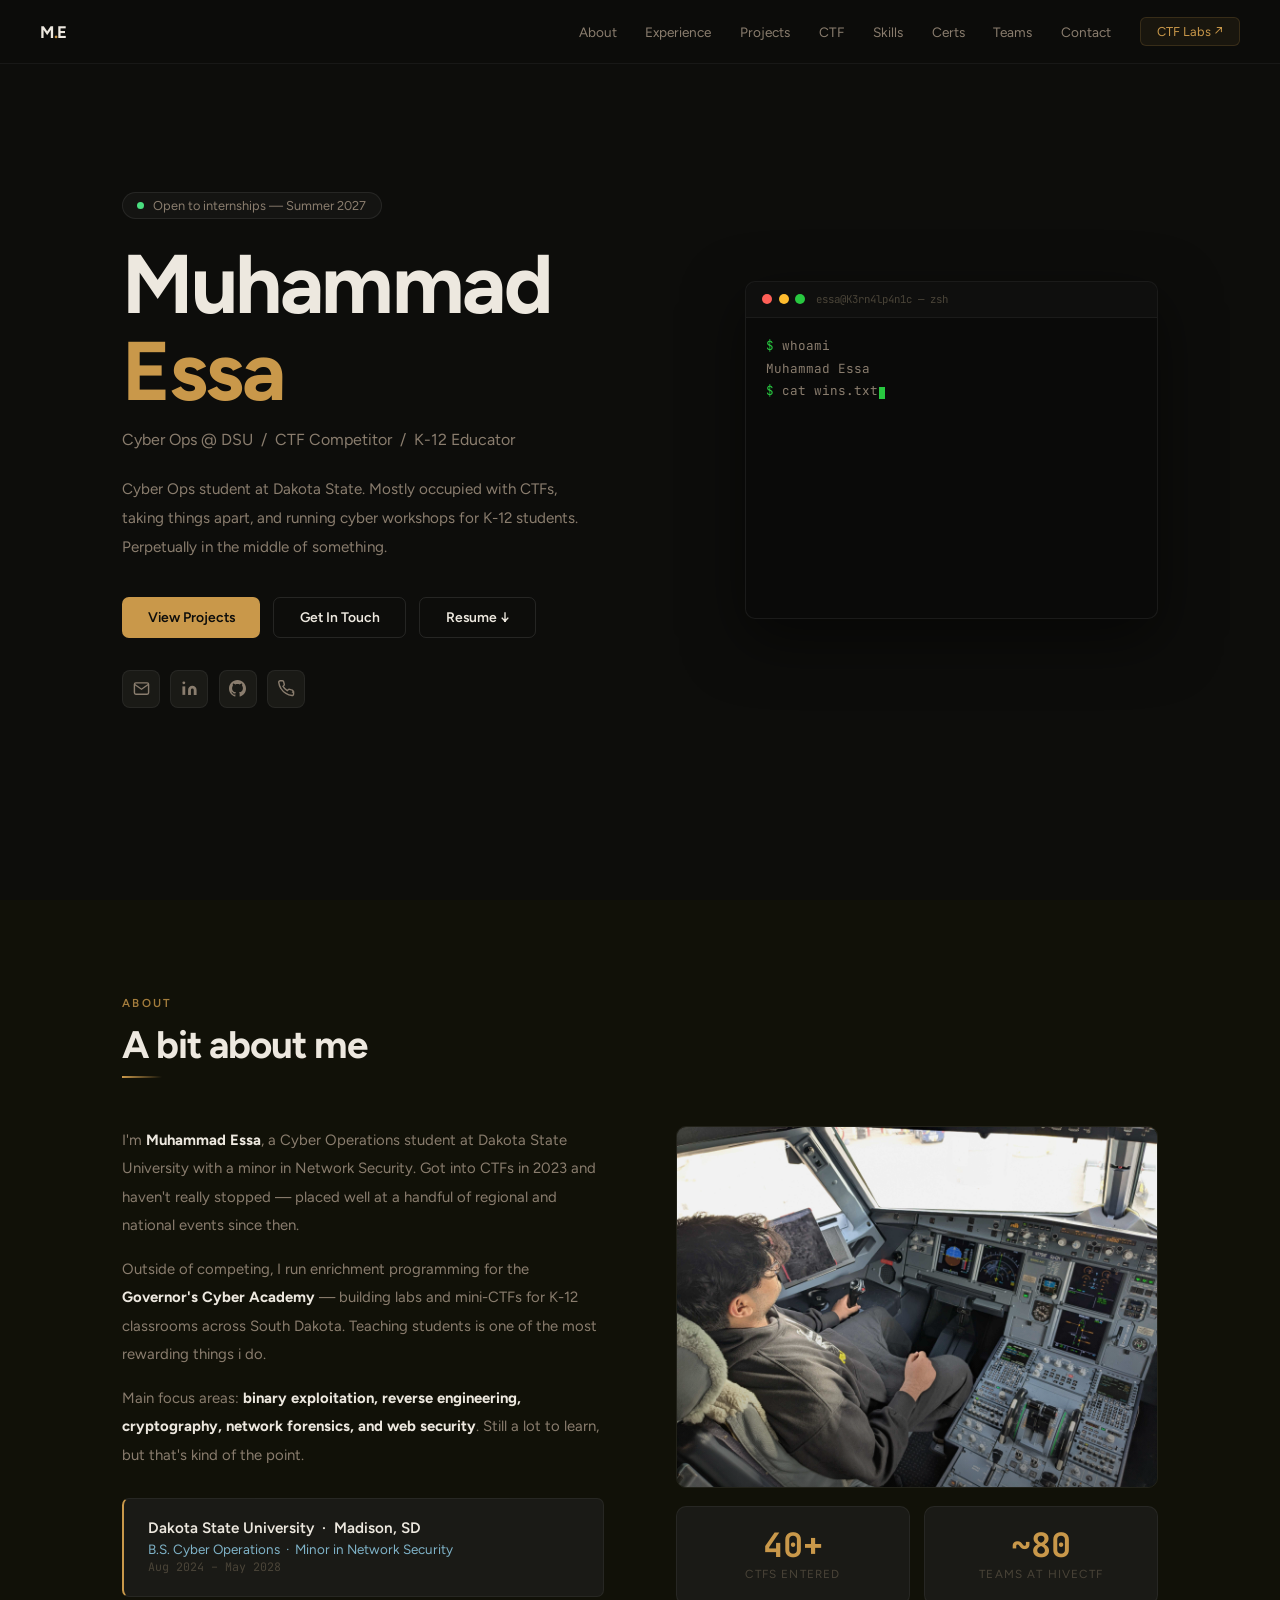
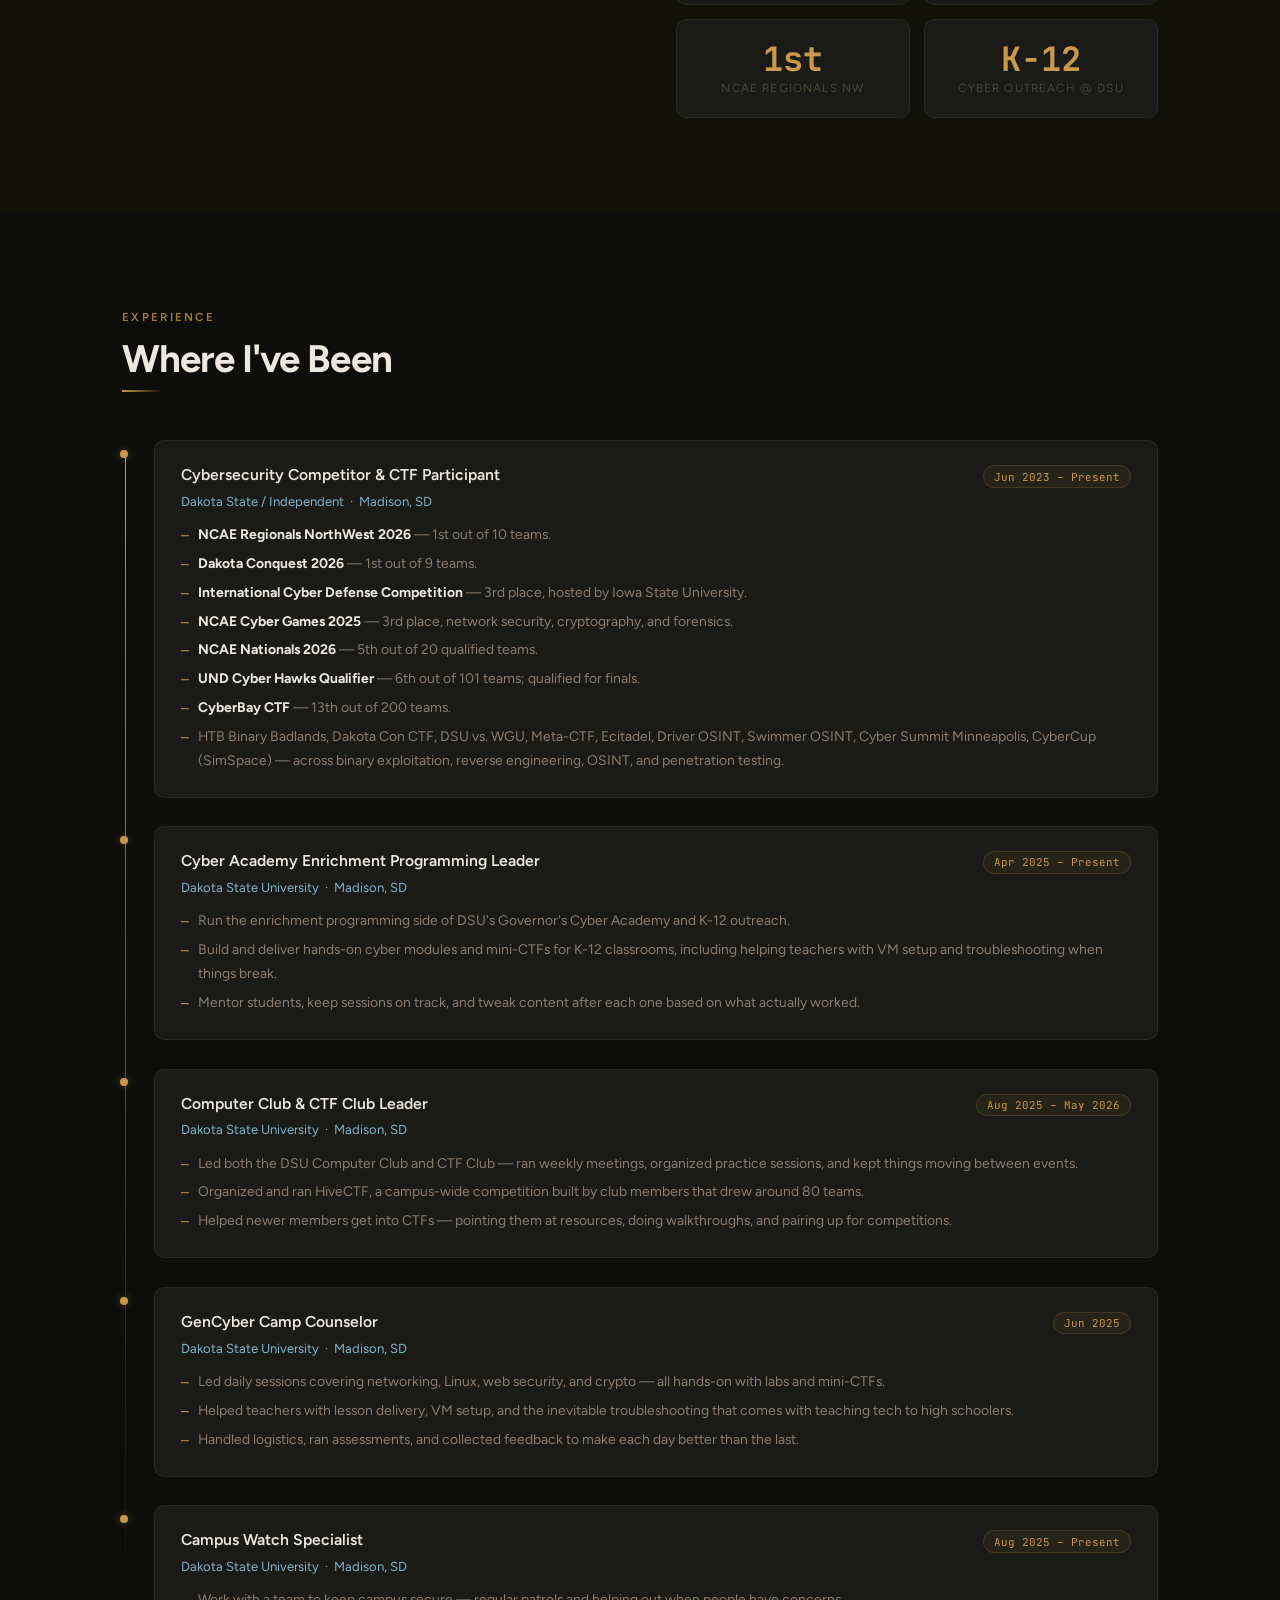
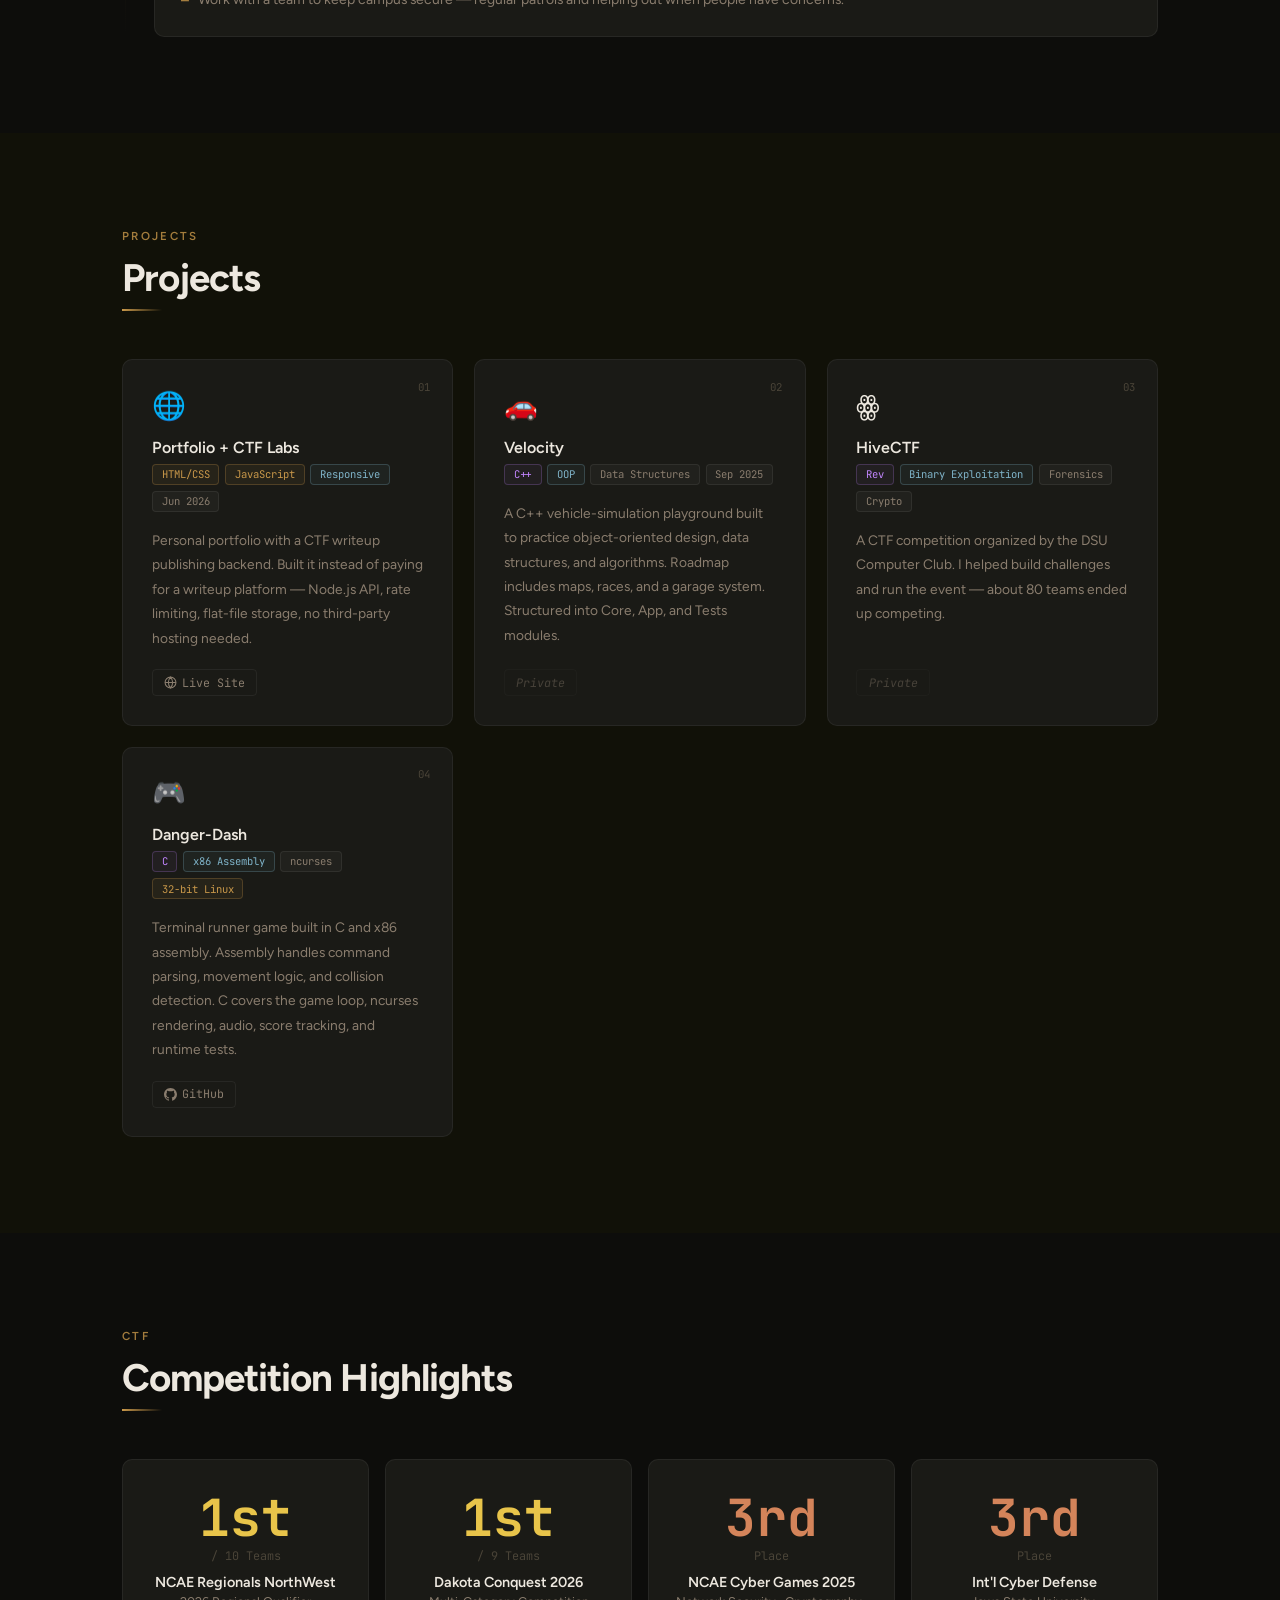
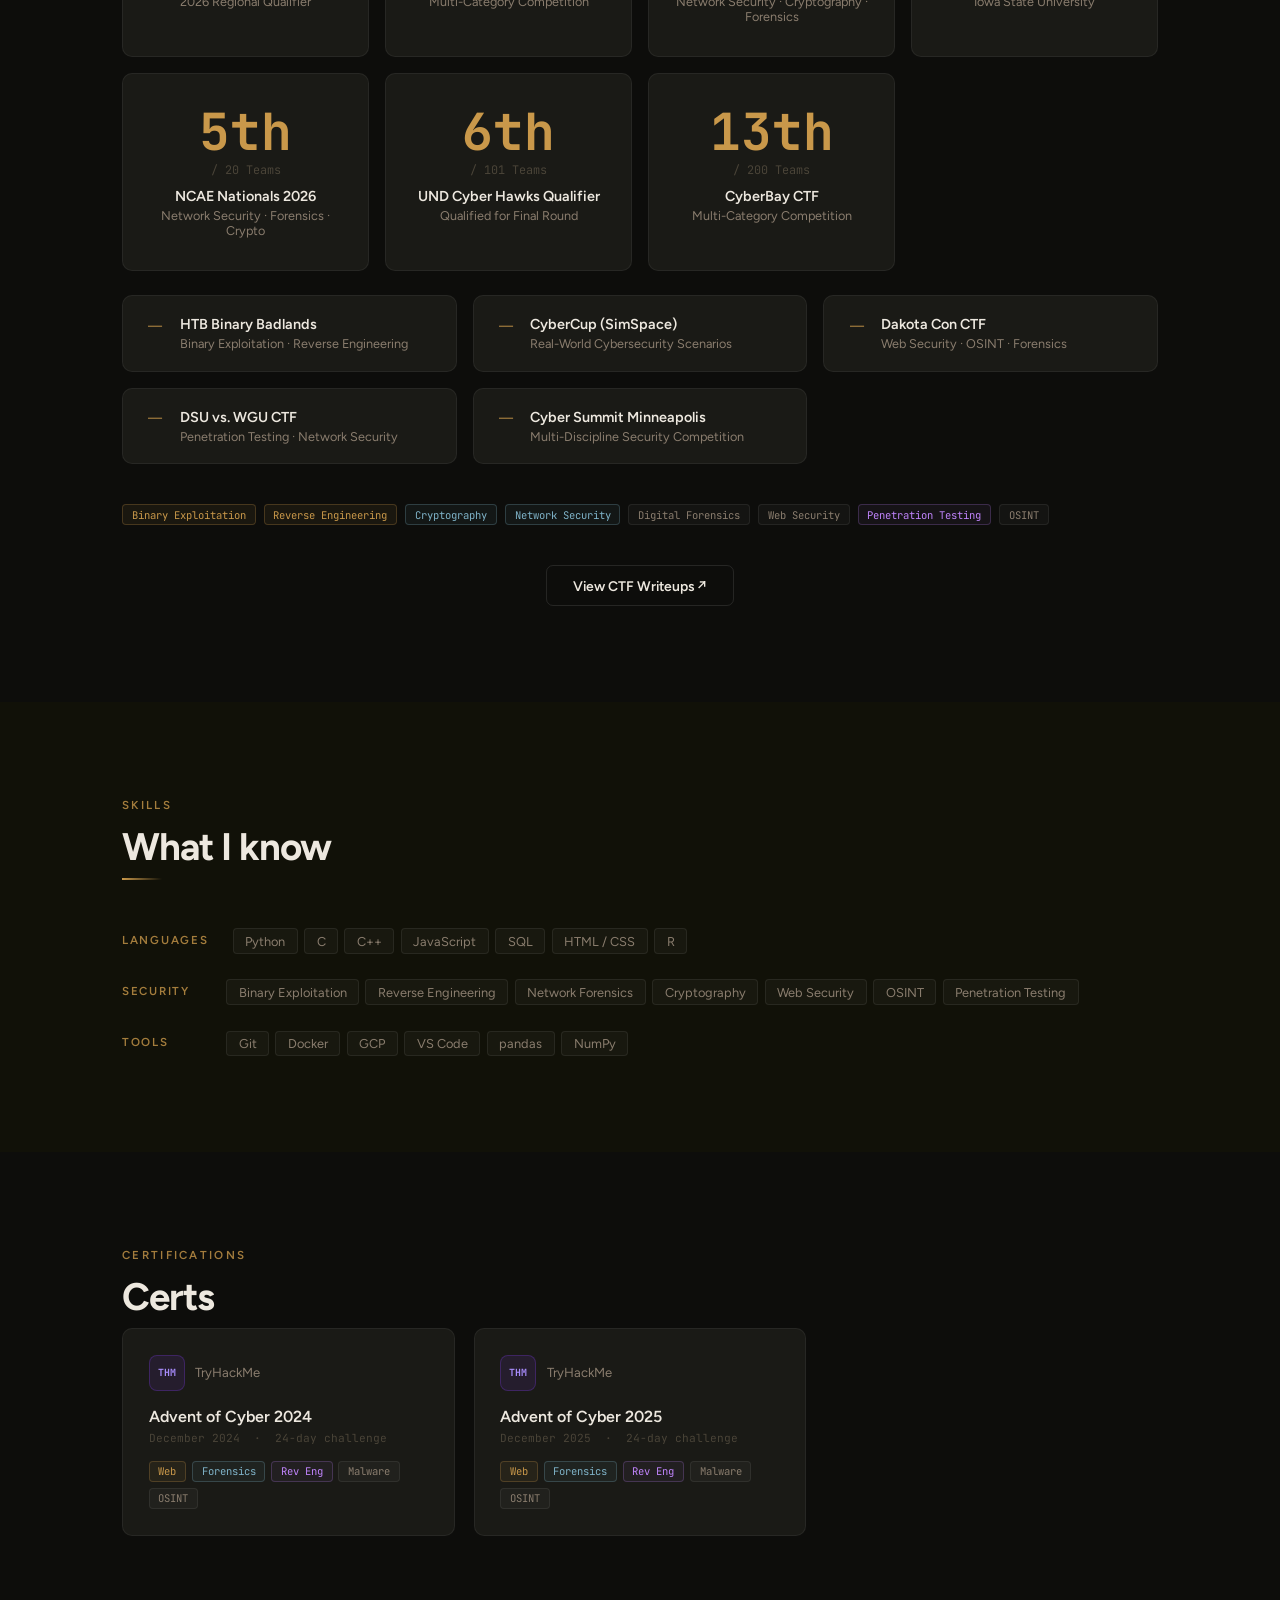
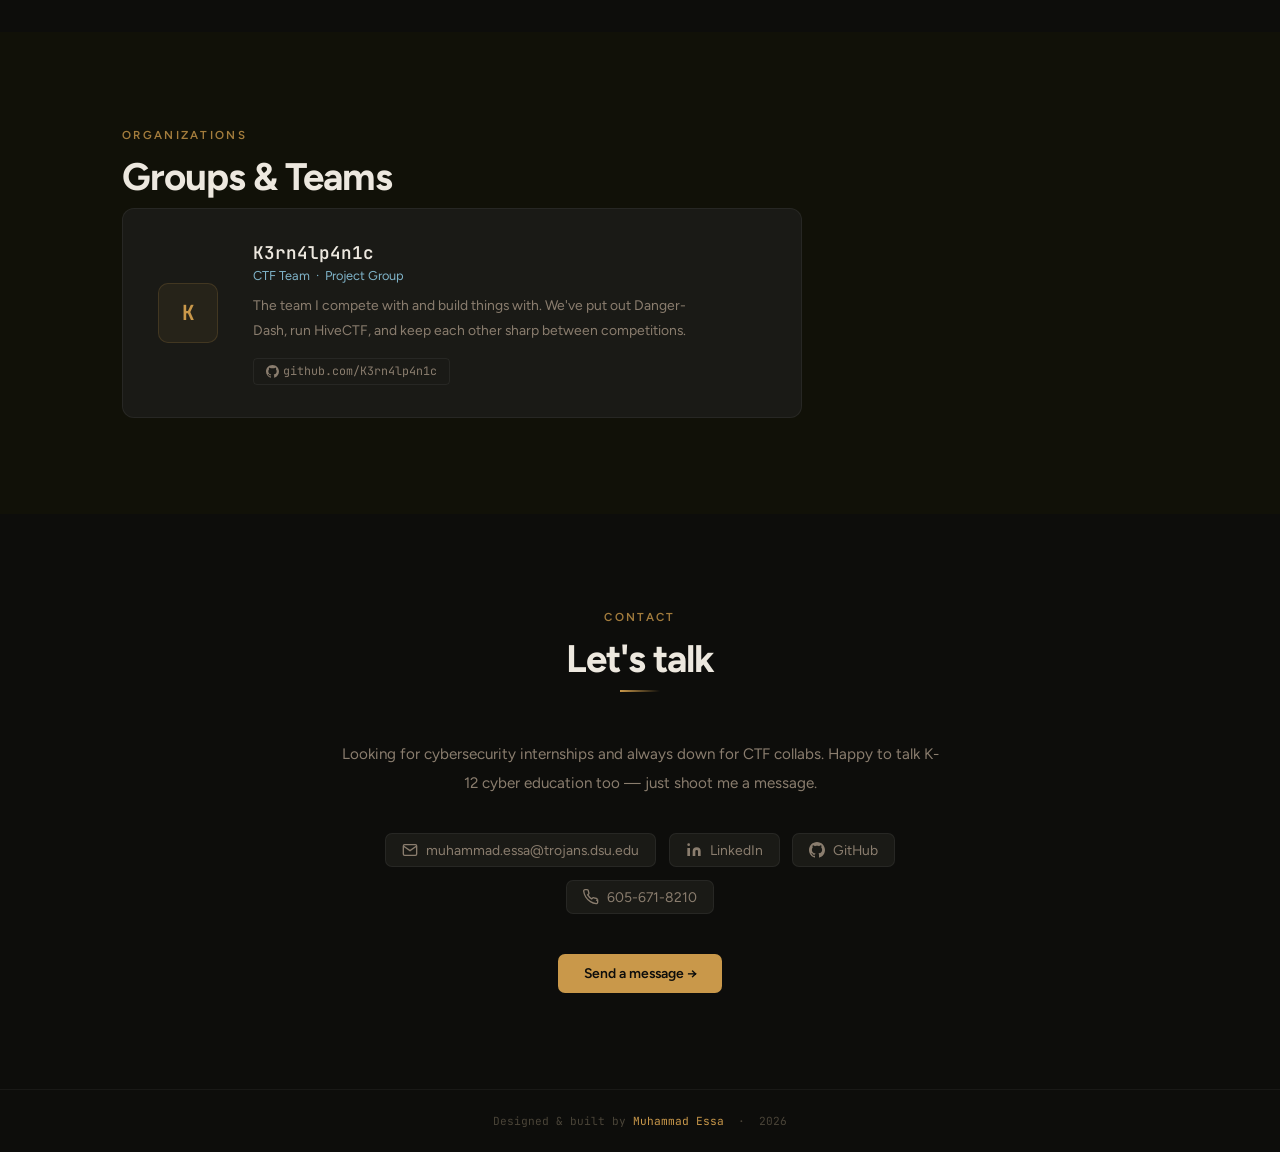
<file: index.html>
<!doctype html>
<html lang="en">
  <head>
    <meta charset="UTF-8" />
    <meta name="viewport" content="width=device-width, initial-scale=1.0" />
    <title>Muhammad Essa</title>
    <meta name="description" content="Cyber Ops student at Dakota State. Mostly into CTFs, taking things apart, and running cyber workshops for K-12 kids. Perpetually in the middle of something.">

    <meta property="og:type"        content="website">
    <meta property="og:url"         content="https://moessa.dev">
    <meta property="og:title"       content="Muhammad Essa">
    <meta property="og:description" content="Cyber Ops student at Dakota State. Mostly into CTFs, taking things apart, and running cyber workshops for K-12 kids. Perpetually in the middle of something.">
    <meta property="og:image"       content="https://moessa.dev/og-image.png">

    <meta name="twitter:card"        content="summary_large_image">
    <meta name="twitter:title"       content="Muhammad Essa">
    <meta name="twitter:description" content="Cyber Ops student at Dakota State. Mostly into CTFs, taking things apart, and running cyber workshops for K-12 kids. Perpetually in the middle of something.">
    <meta name="twitter:image"       content="https://moessa.dev/og-image.png">

    <link
      href="https://fonts.googleapis.com/css2?family=Figtree:wght@400;500;600;700;800&family=JetBrains+Mono:wght@400;500&display=swap"
      rel="stylesheet"
    />
    <link rel="stylesheet" href="style.css" />
    <link rel="icon" href="data:image/svg+xml,<svg xmlns='http://www.w3.org/2000/svg' viewBox='0 0 32 32'><rect width='32' height='32' rx='5' fill='%230d0d0b'/><text x='16' y='21' font-family='monospace' font-size='13' font-weight='bold' fill='%23c9984a' text-anchor='middle'>ME</text></svg>">
  </head>
  <body>
    <nav id="main-nav" role="navigation" aria-label="Main">
      <a href="#" class="brand">
        M<span class="accent">.</span>E
      </a>
      <button class="hamburger" id="hamburger" aria-label="Toggle navigation">
        &#9776;
      </button>
      <div class="nav-right">
        <ul id="nav-menu">
          <li><a href="#about">About</a></li>
          <li><a href="#experience">Experience</a></li>
          <li><a href="#projects">Projects</a></li>
          <li><a href="#ctf">CTF</a></li>
          <li><a href="#skills">Skills</a></li>
          <li><a href="#certs">Certs</a></li>
          <li><a href="#orgs">Teams</a></li>
          <li><a href="#contact">Contact</a></li>
        </ul>
        <a href="ctf-labs.html" class="nav-labs-link">CTF Labs ↗</a>
      </div>
    </nav>

    <section id="hero">
      <div class="hero-inner">
        <div class="reveal">
          <div class="availability-badge">
            <span class="badge-dot"></span>
            Open to internships — Summer 2027
          </div>
          <h1>
            <span class="first">Muhammad</span>
            <span class="last">Essa</span>
          </h1>
          <p class="hero-role">
            Cyber Ops @ DSU &nbsp;/&nbsp; CTF Competitor &nbsp;/&nbsp; K-12 Educator
          </p>
          <p class="hero-bio">
            Cyber Ops student at Dakota State. Mostly occupied with CTFs, taking
            things apart, and running cyber workshops for K-12 students.
            Perpetually in the middle of something.
          </p>
          <div class="hero-buttons">
            <a href="#projects" class="btn btn-primary">View Projects</a>
            <a href="#contact" class="btn btn-outline">Get In Touch</a>
            <a href="/resume.pdf" download class="btn btn-outline">Resume ↓</a>
          </div>
          <div class="social-row">
            <a
              href="mailto:muhammad.essa@trojans.dsu.edu"
              class="social-icon"
              title="Email"
            >
              <svg
                viewBox="0 0 24 24"
                fill="none"
                stroke="currentColor"
                stroke-width="2"
              >
                <path
                  d="M4 4h16c1.1 0 2 .9 2 2v12c0 1.1-.9 2-2 2H4c-1.1 0-2-.9-2-2V6c0-1.1.9-2 2-2z"
                />
                <polyline points="22,6 12,13 2,6" />
              </svg>
            </a>
            <a
              href="https://www.linkedin.com/in/muhammadessa08"
              target="_blank"
              rel="noopener"
              class="social-icon"
              title="LinkedIn"
            >
              <svg viewBox="0 0 24 24" fill="currentColor">
                <path
                  d="M16 8a6 6 0 0 1 6 6v7h-4v-7a2 2 0 0 0-2-2 2 2 0 0 0-2 2v7h-4v-7a6 6 0 0 1 6-6z"
                />
                <rect x="2" y="9" width="4" height="12" />
                <circle cx="4" cy="4" r="2" />
              </svg>
            </a>
            <a
              href="https://github.com/potterpk"
              target="_blank"
              rel="noopener"
              class="social-icon"
              title="GitHub"
            >
              <svg viewBox="0 0 24 24" fill="currentColor">
                <path
                  d="M12 0c-6.626 0-12 5.373-12 12 0 5.302 3.438 9.8 8.207 11.387.599.111.793-.261.793-.577v-2.234c-3.338.726-4.033-1.416-4.033-1.416-.546-1.387-1.333-1.756-1.333-1.756-1.089-.745.083-.729.083-.729 1.205.084 1.839 1.237 1.839 1.237 1.07 1.834 2.807 1.304 3.492.997.107-.775.418-1.305.762-1.604-2.665-.305-5.467-1.334-5.467-5.931 0-1.311.469-2.381 1.236-3.221-.124-.303-.535-1.524.117-3.176 0 0 1.008-.322 3.301 1.23.957-.266 1.983-.399 3.003-.404 1.02.005 2.047.138 3.006.404 2.291-1.552 3.297-1.23 3.297-1.23.653 1.653.242 2.874.118 3.176.77.84 1.235 1.911 1.235 3.221 0 4.609-2.807 5.624-5.479 5.921.43.372.823 1.102.823 2.222v3.293c0 .319.192.694.801.576 4.765-1.589 8.199-6.086 8.199-11.386 0-6.627-5.373-12-12-12z"
                />
              </svg>
            </a>
            <a href="tel:6056718210" class="social-icon" title="Phone">
              <svg
                viewBox="0 0 24 24"
                fill="none"
                stroke="currentColor"
                stroke-width="2"
              >
                <path
                  d="M22 16.92v3a2 2 0 0 1-2.18 2 19.79 19.79 0 0 1-8.63-3.07A19.5 19.5 0 0 1 4.15 12a19.79 19.79 0 0 1-3.07-8.67A2 2 0 0 1 3.06 1h3a2 2 0 0 1 2 1.72 12.84 12.84 0 0 0 .7 2.81 2 2 0 0 1-.45 2.11L7.09 8.91a16 16 0 0 0 6 6l1.27-1.27a2 2 0 0 1 2.11-.45 12.84 12.84 0 0 0 2.81.7A2 2 0 0 1 21 16.92z"
                />
              </svg>
            </a>
          </div>
        </div>

        <div class="reveal delay-1">
          <div class="term-card">
            <div class="term-bar">
              <span class="term-dot red"></span>
              <span class="term-dot yellow"></span>
              <span class="term-dot grn"></span>
              <span class="term-title">essa@K3rn4lp4n1c — zsh</span>
            </div>
            <div class="term-body" id="term-output"></div>
          </div>
        </div>
      </div>
    </section>

    <section id="about" class="alt-bg">
      <div class="wrap">
        <p class="section-tag">About</p>
        <h2>A bit about me</h2>
        <div class="underline"></div>
        <div class="about-grid">
          <div class="about-text reveal">
            <p>
              I'm <strong>Muhammad Essa</strong>, a Cyber Operations student at
              Dakota State University with a minor in Network Security. Got into
              CTFs in 2023 and haven't really stopped — placed well at a handful
              of regional and national events since then.
            </p>
            <p>
              Outside of competing, I run enrichment programming for the
              <strong>Governor's Cyber Academy</strong> — building labs and
              mini-CTFs for K-12 classrooms across South Dakota. Teaching
              students is one of the most rewarding things i do.
            </p>
            <p>
              Main focus areas:
              <strong
                >binary exploitation, reverse engineering, cryptography, network
                forensics, and web security</strong
              >. Still a lot to learn, but that's kind of the point.
            </p>
            <div class="edu-card">
              <div class="school">
                Dakota State University &nbsp;·&nbsp; Madison, SD
              </div>
              <div class="degree">
                B.S. Cyber Operations &nbsp;·&nbsp; Minor in Network Security
              </div>
              <div class="dates">Aug 2024 – May 2028</div>
            </div>
          </div>
          <div class="about-right reveal delay-1">
            <div class="about-photo-wrap">
              <img src="me.jpg" alt="Muhammad Essa in an aircraft cockpit" class="about-photo" />
            </div>
            <div class="stat-grid">
              <div class="stat-box">
                <div class="stat-number">40+</div>
                <div class="stat-label">CTFs entered</div>
              </div>
              <div class="stat-box">
                <div class="stat-number">~80</div>
                <div class="stat-label">teams at HiveCTF</div>
              </div>
              <div class="stat-box">
                <div class="stat-number">1st</div>
                <div class="stat-label">NCAE Regionals NW</div>
              </div>
              <div class="stat-box">
                <div class="stat-number">K-12</div>
                <div class="stat-label">cyber outreach @ DSU</div>
              </div>
            </div>
          </div>
        </div>
      </div>
    </section>

    <section id="experience">
      <div class="wrap">
        <p class="section-tag">Experience</p>
        <h2>Where I've Been</h2>
        <div class="underline"></div>
        <div class="timeline">
          <div class="timeline-item reveal">
            <div class="timeline-dot"></div>
            <div class="exp-card">
              <div class="exp-header">
                <div class="exp-role">
                  Cybersecurity Competitor &amp; CTF Participant
                </div>
                <div class="exp-date">Jun 2023 – Present</div>
              </div>
              <div class="exp-org">
                Dakota State / Independent &nbsp;·&nbsp; Madison, SD
              </div>
              <ul>
                <li>
                  <strong>NCAE Regionals NorthWest 2026</strong> — 1st out of 10
                  teams.
                </li>
                <li>
                  <strong>Dakota Conquest 2026</strong> — 1st out of 9 teams.
                </li>
                <li>
                  <strong>International Cyber Defense Competition</strong> — 3rd
                  place, hosted by Iowa State University.
                </li>
                <li>
                  <strong>NCAE Cyber Games 2025</strong> — 3rd place, network
                  security, cryptography, and forensics.
                </li>
                <li>
                  <strong>NCAE Nationals 2026</strong> — 5th out of 20 qualified
                  teams.
                </li>
                <li>
                  <strong>UND Cyber Hawks Qualifier</strong> — 6th out of 101
                  teams; qualified for finals.
                </li>
                <li><strong>CyberBay CTF</strong> — 13th out of 200 teams.</li>
                <li>
                  HTB Binary Badlands, Dakota Con CTF, DSU vs. WGU, Meta-CTF,
                  Ecitadel, Driver OSINT, Swimmer OSINT, Cyber Summit
                  Minneapolis, CyberCup (SimSpace) — across binary exploitation,
                  reverse engineering, OSINT, and penetration testing.
                </li>
              </ul>
            </div>
          </div>

          <div class="timeline-item reveal">
            <div class="timeline-dot"></div>
            <div class="exp-card">
              <div class="exp-header">
                <div class="exp-role">
                  Cyber Academy Enrichment Programming Leader
                </div>
                <div class="exp-date">Apr 2025 – Present</div>
              </div>
              <div class="exp-org">
                Dakota State University &nbsp;·&nbsp; Madison, SD
              </div>
              <ul>
                <li>
                  Run the enrichment programming side of DSU's Governor's Cyber
                  Academy and K-12 outreach.
                </li>
                <li>
                  Build and deliver hands-on cyber modules and mini-CTFs for
                  K-12 classrooms, including helping teachers with VM setup and
                  troubleshooting when things break.
                </li>
                <li>
                  Mentor students, keep sessions on track, and tweak content
                  after each one based on what actually worked.
                </li>
              </ul>
            </div>
          </div>

          <div class="timeline-item reveal">
            <div class="timeline-dot"></div>
            <div class="exp-card">
              <div class="exp-header">
                <div class="exp-role">Computer Club &amp; CTF Club Leader</div>
                <div class="exp-date">Aug 2025 – May 2026</div>
              </div>
              <div class="exp-org">
                Dakota State University &nbsp;·&nbsp; Madison, SD
              </div>
              <ul>
                <li>
                  Led both the DSU Computer Club and CTF Club — ran weekly
                  meetings, organized practice sessions, and kept things moving
                  between events.
                </li>
                <li>
                  Organized and ran HiveCTF, a campus-wide competition built by
                  club members that drew around 80 teams.
                </li>
                <li>
                  Helped newer members get into CTFs — pointing them at
                  resources, doing walkthroughs, and pairing up for
                  competitions.
                </li>
              </ul>
            </div>
          </div>

          <div class="timeline-item reveal">
            <div class="timeline-dot"></div>
            <div class="exp-card">
              <div class="exp-header">
                <div class="exp-role">GenCyber Camp Counselor</div>
                <div class="exp-date">Jun 2025</div>
              </div>
              <div class="exp-org">
                Dakota State University &nbsp;·&nbsp; Madison, SD
              </div>
              <ul>
                <li>
                  Led daily sessions covering networking, Linux, web security,
                  and crypto — all hands-on with labs and mini-CTFs.
                </li>
                <li>
                  Helped teachers with lesson delivery, VM setup, and the
                  inevitable troubleshooting that comes with teaching tech to
                  high schoolers.
                </li>
                <li>
                  Handled logistics, ran assessments, and collected feedback to
                  make each day better than the last.
                </li>
              </ul>
            </div>
          </div>

          <div class="timeline-item reveal">
            <div class="timeline-dot"></div>
            <div class="exp-card">
              <div class="exp-header">
                <div class="exp-role">Campus Watch Specialist</div>
                <div class="exp-date">Aug 2025 – Present</div>
              </div>
              <div class="exp-org">
                Dakota State University &nbsp;·&nbsp; Madison, SD
              </div>
              <ul>
                <li>
                  Work with a team to keep campus secure — regular patrols and
                  helping out when people have concerns.
                </li>
              </ul>
            </div>
          </div>
        </div>
      </div>
    </section>

    <section id="projects" class="alt-bg">
      <div class="wrap">
        <p class="section-tag">Projects</p>
        <h2>Projects</h2>
        <div class="underline"></div>
        <div class="projects-grid">
          <div class="project-card reveal">
            <span class="project-num">01</span>
            <div class="project-icon">🌐</div>
            <div class="project-name">Portfolio + CTF Labs</div>
            <div class="tag-row">
              <span class="tag green">HTML/CSS</span>
              <span class="tag green">JavaScript</span>
              <span class="tag cyan">Responsive</span>
              <span class="tag">Jun 2026</span>
            </div>
            <p class="project-desc">
              Personal portfolio with a CTF writeup publishing backend. Built it
              instead of paying for a writeup platform — Node.js API, rate
              limiting, flat-file storage, no third-party hosting needed.
            </p>
            <div class="project-links">
              <a href="ctf-labs.html" class="project-link">
                <svg
                  viewBox="0 0 24 24"
                  fill="none"
                  stroke="currentColor"
                  stroke-width="2"
                >
                  <circle cx="12" cy="12" r="10" />
                  <line x1="2" y1="12" x2="22" y2="12" />
                  <path
                    d="M12 2a15.3 15.3 0 0 1 4 10 15.3 15.3 0 0 1-4 10 15.3 15.3 0 0 1-4-10 15.3 15.3 0 0 1 4-10z"
                  />
                </svg>
                Live Site
              </a>
            </div>
          </div>

          <div class="project-card reveal delay-1">
            <span class="project-num">02</span>
            <div class="project-icon">🚗</div>
            <div class="project-name">Velocity</div>
            <div class="tag-row">
              <span class="tag purple">C++</span>
              <span class="tag cyan">OOP</span>
              <span class="tag">Data Structures</span>
              <span class="tag">Sep 2025</span>
            </div>
            <p class="project-desc">
              A C++ vehicle-simulation playground built to practice
              object-oriented design, data structures, and algorithms. Roadmap
              includes maps, races, and a garage system. Structured into Core,
              App, and Tests modules.
            </p>
            <div class="project-links">
              <span class="project-link project-link--soon" title="Repo not public yet">Private</span>
            </div>
          </div>
          <div class="project-card reveal delay-1">
            <span class="project-num">03</span>
            <div class="project-icon">ꙮ</div>
            <div class="project-name">HiveCTF</div>
            <div class="tag-row">
              <span class="tag purple">Rev</span>
              <span class="tag cyan">Binary Exploitation</span>
              <span class="tag">Forensics</span>
              <span class="tag">Crypto</span>
            </div>
            <p class="project-desc">
              A CTF competition organized by the DSU Computer Club. I helped
              build challenges and run the event — about 80 teams ended up
              competing.
            </p>
            <div class="project-links">
              <span class="project-link project-link--soon" title="Repo not public yet">Private</span>
            </div>
          </div>
          <div class="project-card reveal delay-1">
            <span class="project-num">04</span>
            <div class="project-icon">🎮</div>
            <div class="project-name">Danger-Dash</div>
            <div class="tag-row">
              <span class="tag purple">C</span>
              <span class="tag cyan">x86 Assembly</span>
              <span class="tag">ncurses</span>
              <span class="tag green">32-bit Linux</span>
            </div>
            <p class="project-desc">
              Terminal runner game built in C and x86 assembly. Assembly handles
              command parsing, movement logic, and collision detection. C covers
              the game loop, ncurses rendering, audio, score tracking, and
              runtime tests.
            </p>
            <div class="project-links">
              <a
                href="https://github.com/K3rn4lp4n1c/Danger-Dash"
                target="_blank"
                rel="noopener"
                class="project-link"
              >
                <svg viewBox="0 0 24 24" fill="currentColor">
                  <path
                    d="M12 0c-6.626 0-12 5.373-12 12 0 5.302 3.438 9.8 8.207 11.387.599.111.793-.261.793-.577v-2.234c-3.338.726-4.033-1.416-4.033-1.416-.546-1.387-1.333-1.756-1.333-1.756-1.089-.745.083-.729.083-.729 1.205.084 1.839 1.237 1.839 1.237 1.07 1.834 2.807 1.304 3.492.997.107-.775.418-1.305.762-1.604-2.665-.305-5.467-1.334-5.467-5.931 0-1.311.469-2.381 1.236-3.221-.124-.303-.535-1.524.117-3.176 0 0 1.008-.322 3.301 1.23.957-.266 1.983-.399 3.003-.404 1.02.005 2.047.138 3.006.404 2.291-1.552 3.297-1.23 3.297-1.23.653 1.653.242 2.874.118 3.176.77.84 1.235 1.911 1.235 3.221 0 4.609-2.807 5.624-5.479 5.921.43.372.823 1.102.823 2.222v3.293c0 .319.192.694.801.576 4.765-1.589 8.199-6.086 8.199-11.386 0-6.627-5.373-12-12-12z"
                  />
                </svg>
                GitHub
              </a>
            </div>
          </div>
        </div>
      </div>
    </section>

    <section id="ctf">
      <div class="wrap">
        <p class="section-tag">CTF</p>
        <h2>Competition Highlights</h2>
        <div class="underline"></div>
        <div class="podium">
          <div class="podium-card gold reveal">
            <div class="placement-number">1st</div>
            <div class="placement-denom">/ 10 Teams</div>
            <div class="placement-name">NCAE Regionals NorthWest</div>
            <div class="placement-cat">2026 Regional Qualifier</div>
          </div>
          <div class="podium-card gold reveal delay-1">
            <div class="placement-number">1st</div>
            <div class="placement-denom">/ 9 Teams</div>
            <div class="placement-name">Dakota Conquest 2026</div>
            <div class="placement-cat">Multi-Category Competition</div>
          </div>
          <div class="podium-card bronze reveal delay-2">
            <div class="placement-number">3rd</div>
            <div class="placement-denom">Place</div>
            <div class="placement-name">NCAE Cyber Games 2025</div>
            <div class="placement-cat">
              Network Security · Cryptography · Forensics
            </div>
          </div>
          <div class="podium-card bronze reveal delay-1">
            <div class="placement-number">3rd</div>
            <div class="placement-denom">Place</div>
            <div class="placement-name">Int'l Cyber Defense</div>
            <div class="placement-cat">Iowa State University</div>
          </div>
          <div class="podium-card reveal delay-2">
            <div class="placement-number">5th</div>
            <div class="placement-denom">/ 20 Teams</div>
            <div class="placement-name">NCAE Nationals 2026</div>
            <div class="placement-cat">
              Network Security · Forensics · Crypto
            </div>
          </div>
          <div class="podium-card reveal delay-1">
            <div class="placement-number">6th</div>
            <div class="placement-denom">/ 101 Teams</div>
            <div class="placement-name">UND Cyber Hawks Qualifier</div>
            <div class="placement-cat">Qualified for Final Round</div>
          </div>
          <div class="podium-card reveal delay-2">
            <div class="placement-number">13th</div>
            <div class="placement-denom">/ 200 Teams</div>
            <div class="placement-name">CyberBay CTF</div>
            <div class="placement-cat">Multi-Category Competition</div>
          </div>
        </div>
        <div class="other-events">
          <div class="event-card reveal">
            <div class="event-mark">—</div>
            <div>
              <div class="event-name">HTB Binary Badlands</div>
              <div class="event-sub">
                Binary Exploitation · Reverse Engineering
              </div>
            </div>
          </div>
          <div class="event-card reveal">
            <div class="event-mark">—</div>
            <div>
              <div class="event-name">CyberCup (SimSpace)</div>
              <div class="event-sub">Real-World Cybersecurity Scenarios</div>
            </div>
          </div>
          <div class="event-card reveal">
            <div class="event-mark">—</div>
            <div>
              <div class="event-name">Dakota Con CTF</div>
              <div class="event-sub">Web Security · OSINT · Forensics</div>
            </div>
          </div>
          <div class="event-card reveal">
            <div class="event-mark">—</div>
            <div>
              <div class="event-name">DSU vs. WGU CTF</div>
              <div class="event-sub">
                Penetration Testing · Network Security
              </div>
            </div>
          </div>
          <div class="event-card reveal">
            <div class="event-mark">—</div>
            <div>
              <div class="event-name">Cyber Summit Minneapolis</div>
              <div class="event-sub">Multi-Discipline Security Competition</div>
            </div>
          </div>
        </div>
        <div class="category-tags">
          <span class="tag green">Binary Exploitation</span>
          <span class="tag green">Reverse Engineering</span>
          <span class="tag cyan">Cryptography</span>
          <span class="tag cyan">Network Security</span>
          <span class="tag">Digital Forensics</span>
          <span class="tag">Web Security</span>
          <span class="tag purple">Penetration Testing</span>
          <span class="tag">OSINT</span>
        </div>
        <div class="ctf-cta">
          <a href="ctf-labs.html" class="btn btn-outline"
            >View CTF Writeups ↗</a
          >
        </div>
      </div>
    </section>

    <section id="skills" class="alt-bg">
      <div class="wrap">
        <p class="section-tag">Skills</p>
        <h2>What I know</h2>
        <div class="underline"></div>
        <div class="skills-flat reveal">
          <div class="skills-row">
            <span class="skills-label">Languages</span>
            <div class="skill-tags">
              <span class="skill-tag">Python</span>
              <span class="skill-tag">C</span>
              <span class="skill-tag">C++</span>
              <span class="skill-tag">JavaScript</span>
              <span class="skill-tag">SQL</span>
              <span class="skill-tag">HTML / CSS</span>
              <span class="skill-tag">R</span>
            </div>
          </div>
          <div class="skills-row">
            <span class="skills-label">Security</span>
            <div class="skill-tags">
              <span class="skill-tag">Binary Exploitation</span>
              <span class="skill-tag">Reverse Engineering</span>
              <span class="skill-tag">Network Forensics</span>
              <span class="skill-tag">Cryptography</span>
              <span class="skill-tag">Web Security</span>
              <span class="skill-tag">OSINT</span>
              <span class="skill-tag">Penetration Testing</span>
            </div>
          </div>
          <div class="skills-row">
            <span class="skills-label">Tools</span>
            <div class="skill-tags">
              <span class="skill-tag">Git</span>
              <span class="skill-tag">Docker</span>
              <span class="skill-tag">GCP</span>
              <span class="skill-tag">VS Code</span>
              <span class="skill-tag">pandas</span>
              <span class="skill-tag">NumPy</span>
            </div>
          </div>
        </div>
      </div>
    </section>

    <section id="certs">
      <div class="wrap">
        <p class="section-tag">Certifications</p>
        <h2>Certs</h2>
        <div class="certs-grid">
          <div class="cert-card reveal">
            <div class="cert-issuer-row">
              <div class="cert-issuer-badge thm">THM</div>
              <span class="cert-issuer-name">TryHackMe</span>
            </div>
            <div class="cert-name">Advent of Cyber 2024</div>
            <div class="cert-meta">December 2024 &nbsp;·&nbsp; 24-day challenge</div>
            <div class="cert-tags">
              <span class="tag green">Web</span>
              <span class="tag cyan">Forensics</span>
              <span class="tag purple">Rev Eng</span>
              <span class="tag">Malware</span>
              <span class="tag">OSINT</span>
            </div>
          </div>
          <div class="cert-card reveal delay-1">
            <div class="cert-issuer-row">
              <div class="cert-issuer-badge thm">THM</div>
              <span class="cert-issuer-name">TryHackMe</span>
            </div>
            <div class="cert-name">Advent of Cyber 2025</div>
            <div class="cert-meta">December 2025 &nbsp;·&nbsp; 24-day challenge</div>
            <div class="cert-tags">
              <span class="tag green">Web</span>
              <span class="tag cyan">Forensics</span>
              <span class="tag purple">Rev Eng</span>
              <span class="tag">Malware</span>
              <span class="tag">OSINT</span>
            </div>
          </div>
        </div>
      </div>
    </section>

    <section id="orgs" class="alt-bg">
      <div class="wrap">
        <p class="section-tag">Organizations</p>
        <h2>Groups &amp; Teams</h2>
        <div class="org-card reveal">
          <div class="org-avatar">K</div>
          <div>
            <div class="org-name">K3rn4lp4n1c</div>
            <div class="org-type">CTF Team &nbsp;·&nbsp; Project Group</div>
            <p class="org-desc">
              The team I compete with and build things with. We've put out
              Danger-Dash, run HiveCTF, and keep each other sharp between
              competitions.
            </p>
            <a
              href="https://github.com/K3rn4lp4n1c"
              target="_blank"
              rel="noopener"
              class="project-link"
            >
              <svg
                viewBox="0 0 24 24"
                fill="currentColor"
                style="width: 13px; height: 13px; flex-shrink: 0"
              >
                <path
                  d="M12 0c-6.626 0-12 5.373-12 12 0 5.302 3.438 9.8 8.207 11.387.599.111.793-.261.793-.577v-2.234c-3.338.726-4.033-1.416-4.033-1.416-.546-1.387-1.333-1.756-1.333-1.756-1.089-.745.083-.729.083-.729 1.205.084 1.839 1.237 1.839 1.237 1.07 1.834 2.807 1.304 3.492.997.107-.775.418-1.305.762-1.604-2.665-.305-5.467-1.334-5.467-5.931 0-1.311.469-2.381 1.236-3.221-.124-.303-.535-1.524.117-3.176 0 0 1.008-.322 3.301 1.23.957-.266 1.983-.399 3.003-.404 1.02.005 2.047.138 3.006.404 2.291-1.552 3.297-1.23 3.297-1.23.653 1.653.242 2.874.118 3.176.77.84 1.235 1.911 1.235 3.221 0 4.609-2.807 5.624-5.479 5.921.43.372.823 1.102.823 2.222v3.293c0 .319.192.694.801.576 4.765-1.589 8.199-6.086 8.199-11.386 0-6.627-5.373-12-12-12z"
                />
              </svg>
              github.com/K3rn4lp4n1c
            </a>
          </div>
        </div>
      </div>
    </section>

    <section id="contact">
      <div class="wrap">
        <div class="contact-inner reveal">
          <p class="section-tag">Contact</p>
          <h2>Let's talk</h2>
          <div class="underline"></div>
          <p class="contact-bio">
            Looking for cybersecurity internships and always down for CTF
            collabs. Happy to talk K-12 cyber education too — just shoot me a
            message.
          </p>
          <div class="contact-links">
            <a href="mailto:muhammad.essa@trojans.dsu.edu" class="contact-link">
              <svg
                viewBox="0 0 24 24"
                fill="none"
                stroke="currentColor"
                stroke-width="2"
              >
                <path
                  d="M4 4h16c1.1 0 2 .9 2 2v12c0 1.1-.9 2-2 2H4c-1.1 0-2-.9-2-2V6c0-1.1.9-2 2-2z"
                />
                <polyline points="22,6 12,13 2,6" />
              </svg>
              muhammad.essa@trojans.dsu.edu
            </a>
            <a
              href="https://www.linkedin.com/in/muhammadessa08"
              target="_blank"
              rel="noopener"
              class="contact-link"
            >
              <svg viewBox="0 0 24 24" fill="currentColor">
                <path
                  d="M16 8a6 6 0 0 1 6 6v7h-4v-7a2 2 0 0 0-2-2 2 2 0 0 0-2 2v7h-4v-7a6 6 0 0 1 6-6z"
                />
                <rect x="2" y="9" width="4" height="12" />
                <circle cx="4" cy="4" r="2" />
              </svg>
              LinkedIn
            </a>
            <a
              href="https://github.com/K3rn4lp4n1c"
              target="_blank"
              rel="noopener"
              class="contact-link"
            >
              <svg viewBox="0 0 24 24" fill="currentColor">
                <path
                  d="M12 0c-6.626 0-12 5.373-12 12 0 5.302 3.438 9.8 8.207 11.387.599.111.793-.261.793-.577v-2.234c-3.338.726-4.033-1.416-4.033-1.416-.546-1.387-1.333-1.756-1.333-1.756-1.089-.745.083-.729.083-.729 1.205.084 1.839 1.237 1.839 1.237 1.07 1.834 2.807 1.304 3.492.997.107-.775.418-1.305.762-1.604-2.665-.305-5.467-1.334-5.467-5.931 0-1.311.469-2.381 1.236-3.221-.124-.303-.535-1.524.117-3.176 0 0 1.008-.322 3.301 1.23.957-.266 1.983-.399 3.003-.404 1.02.005 2.047.138 3.006.404 2.291-1.552 3.297-1.23 3.297-1.23.653 1.653.242 2.874.118 3.176.77.84 1.235 1.911 1.235 3.221 0 4.609-2.807 5.624-5.479 5.921.43.372.823 1.102.823 2.222v3.293c0 .319.192.694.801.576 4.765-1.589 8.199-6.086 8.199-11.386 0-6.627-5.373-12-12-12z"
                />
              </svg>
              GitHub
            </a>
            <a href="tel:6056718210" class="contact-link">
              <svg
                viewBox="0 0 24 24"
                fill="none"
                stroke="currentColor"
                stroke-width="2"
              >
                <path
                  d="M22 16.92v3a2 2 0 0 1-2.18 2 19.79 19.79 0 0 1-8.63-3.07A19.5 19.5 0 0 1 4.15 12a19.79 19.79 0 0 1-3.07-8.67A2 2 0 0 1 3.06 1h3a2 2 0 0 1 2 1.72 12.84 12.84 0 0 0 .7 2.81 2 2 0 0 1-.45 2.11L7.09 8.91a16 16 0 0 0 6 6l1.27-1.27a2 2 0 0 1 2.11-.45 12.84 12.84 0 0 0 2.81.7A2 2 0 0 1 21 16.92z"
                />
              </svg>
              605-671-8210
            </a>
          </div>
          <a href="mailto:muhammad.essa@trojans.dsu.edu" class="btn btn-primary"
            >Send a message →</a
          >
        </div>
      </div>
    </section>

    <footer>
      <div class="wrap">
        <p>
          Designed &amp; built by
          <span class="highlight">Muhammad Essa</span> &nbsp;·&nbsp; 2026
        </p>
      </div>
    </footer>

    <script>
      (function () {
        const out = document.getElementById("term-output");
        if (!out) return;

        const seq = [
          {
            cmd: "whoami",
            output: ["Muhammad Essa"],
          },
          {
            cmd: "cat wins.txt",
            output: [
              '<span class="t-hi">[1st]</span> NCAE Regionals NW    / 10 teams',
              '<span class="t-hi">[1st]</span> Dakota Conquest 2026  /  9 teams',
              '<span class="t-lo">[3rd]</span> Int\'l Cyber Defense',
              '<span class="t-lo">[3rd]</span> NCAE Cyber Games 2025',
            ],
          },
          {
            cmd: "ls ctf/",
            output: ["binary/   crypto/   web/", "forensics/  network/  re/"],
          },
        ];

        let si = 0,
          ci = 0,
          oi = 0,
          phase = "type";
        let cmdSpan = null,
          cursor = null;

        function mkPrompt() {
          const row = document.createElement("div");
          row.innerHTML = '<span class="t-ps">$ </span><span></span>';
          cursor = document.createElement("span");
          cursor.className = "t-cur";
          row.appendChild(cursor);
          out.appendChild(row);
          cmdSpan = row.children[1];
        }

        function mkLine(html) {
          const el = document.createElement("div");
          el.className = "t-out";
          el.innerHTML = html;
          out.appendChild(el);
        }

        function run() {
          if (phase === "type") {
            const cmd = seq[si].cmd;
            if (ci < cmd.length) {
              cmdSpan.textContent += cmd[ci++];
              setTimeout(run, 60 + Math.random() * 40);
            } else {
              phase = "wait";
              setTimeout(run, 380);
            }
          } else if (phase === "wait") {
            if (cursor) {
              cursor.remove();
              cursor = null;
            }
            phase = "out";
            oi = 0;
            run();
          } else if (phase === "out") {
            if (oi < seq[si].output.length) {
              mkLine(seq[si].output[oi++]);
              setTimeout(run, 90);
            } else {
              si++;
              ci = 0;
              phase = "type";
              if (si >= seq.length) {
                setTimeout(() => {
                  out.innerHTML = "";
                  si = 0;
                  mkPrompt();
                  run();
                }, 2600);
              } else {
                mkPrompt();
                setTimeout(run, 220);
              }
            }
          }
        }

        mkPrompt();
        run();
      })();

      const observer = new IntersectionObserver(
        (entries) =>
          entries.forEach((e) => {
            if (e.isIntersecting) e.target.classList.add("visible");
          }),
        { threshold: 0.08 },
      );
      document
        .querySelectorAll(".reveal")
        .forEach((el) => observer.observe(el));

      const nav = document.getElementById("main-nav");
      const navMenu = document.getElementById("nav-menu");

      document.querySelector(".hamburger").addEventListener("click", () => {
        navMenu.classList.toggle("open");
      });

      navMenu.querySelectorAll("a").forEach((a) => {
        a.addEventListener("click", () => navMenu.classList.remove("open"));
      });

      document.addEventListener("click", (e) => {
        if (!e.target.closest("nav")) navMenu.classList.remove("open");
      });

      window.addEventListener("scroll", () => {
        nav.classList.toggle("scrolled", window.scrollY > 60);
      });

      const navLinks = navMenu.querySelectorAll("a[href^='#']");

      const sectionObserver = new IntersectionObserver(
        (entries) => {
          entries.forEach((entry) => {
            if (!entry.isIntersecting) return;
            navLinks.forEach((a) => a.classList.remove("active"));
            const link = navMenu.querySelector(`a[href="#${entry.target.id}"]`);
            if (link) link.classList.add("active");
          });
        },
        { rootMargin: "0px 0px -80% 0px", threshold: 0 },
      );

      document
        .querySelectorAll("section[id]")
        .forEach((s) => sectionObserver.observe(s));
    </script>
  </body>
</html>
</file>
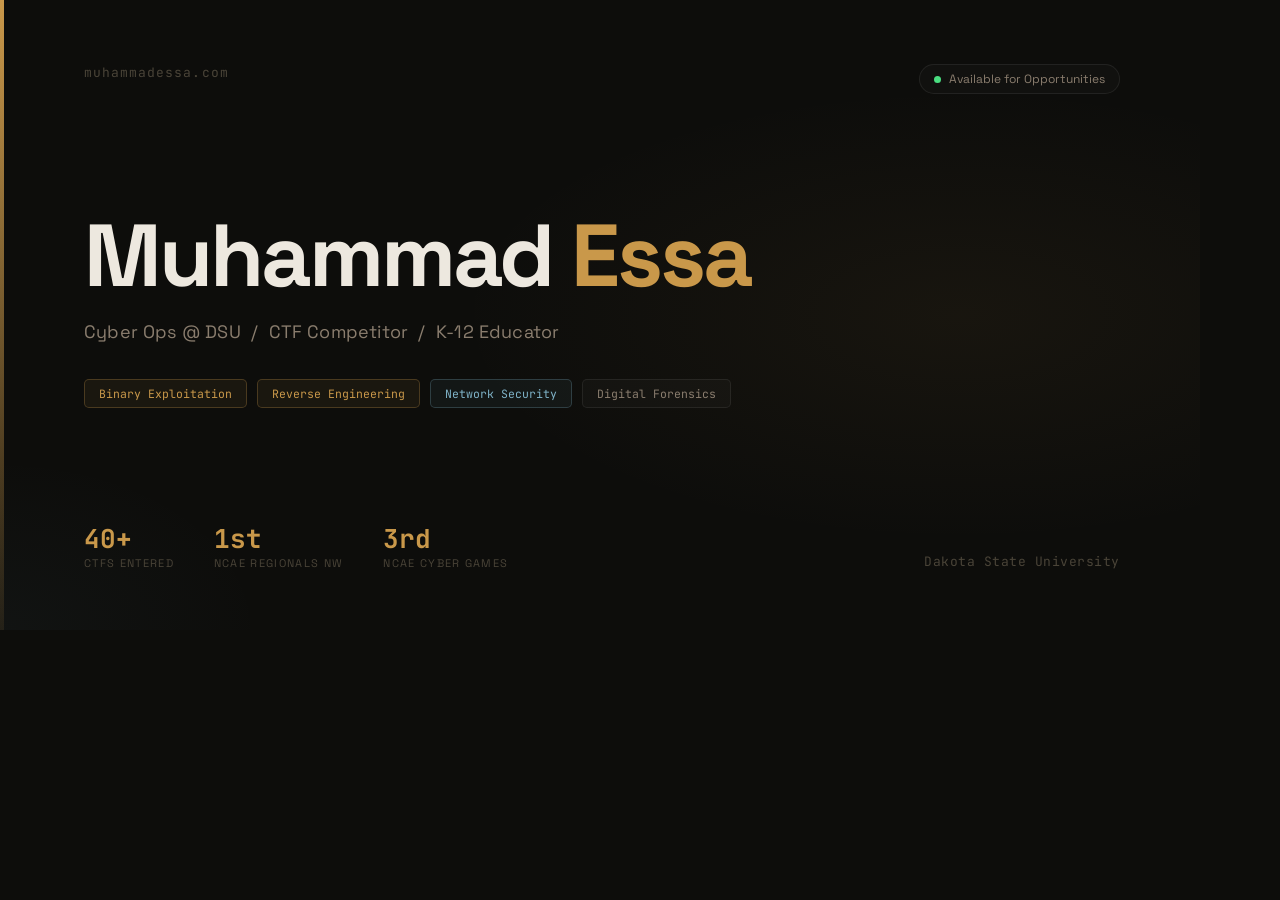
<file: og-image.html>
<!doctype html>
<html>
<head>
  <meta charset="UTF-8" />
  <link href="https://fonts.googleapis.com/css2?family=Space+Grotesk:wght@400;500;600;700&family=JetBrains+Mono:wght@400;500&display=swap" rel="stylesheet" />
  <style>
    * { margin: 0; padding: 0; box-sizing: border-box; }

    body {
      width: 1200px;
      height: 630px;
      overflow: hidden;
      background: #0d0d0b;
      font-family: 'Space Grotesk', sans-serif;
      color: #ede8df;
      position: relative;
    }

    /* subtle noise texture via layered gradients */
    body::before {
      content: '';
      position: absolute;
      inset: 0;
      background:
        radial-gradient(ellipse 70% 60% at 80% 50%, rgba(201, 152, 74, 0.06), transparent 60%),
        radial-gradient(ellipse 40% 50% at 0% 100%, rgba(127, 179, 200, 0.04), transparent 55%);
      pointer-events: none;
    }

    /* left amber bar */
    .bar {
      position: absolute;
      left: 0; top: 0; bottom: 0;
      width: 4px;
      background: linear-gradient(180deg, #c9984a, rgba(201, 152, 74, 0.1));
    }

    .inner {
      position: relative;
      z-index: 1;
      padding: 64px 80px 60px 84px;
      height: 100%;
      display: flex;
      flex-direction: column;
      justify-content: space-between;
    }

    /* top row */
    .top {
      display: flex;
      justify-content: space-between;
      align-items: flex-start;
    }

    .brand {
      font-family: 'JetBrains Mono', monospace;
      font-size: 13px;
      color: #4a4438;
      letter-spacing: 0.08em;
    }

    .avail {
      display: flex;
      align-items: center;
      gap: 8px;
      font-size: 12px;
      color: #8a7d6e;
      padding: 6px 14px;
      border: 1px solid rgba(255,255,255,0.07);
      border-radius: 20px;
      background: rgba(255,255,255,0.02);
    }
    .dot {
      width: 7px; height: 7px;
      border-radius: 50%;
      background: #4ade80;
      flex-shrink: 0;
    }

    /* middle */
    .middle { flex: 1; display: flex; flex-direction: column; justify-content: center; padding: 20px 0; }

    h1 {
      font-size: 88px;
      font-weight: 700;
      line-height: 1;
      letter-spacing: -0.035em;
      margin-bottom: 20px;
    }
    h1 .first { color: #ede8df; }
    h1 .last  { color: #c9984a; }

    .role {
      font-size: 18px;
      color: #8a7d6e;
      margin-bottom: 36px;
      letter-spacing: 0.01em;
    }

    .pills {
      display: flex;
      gap: 10px;
    }
    .pill {
      font-family: 'JetBrains Mono', monospace;
      font-size: 11.5px;
      padding: 6px 14px;
      border-radius: 5px;
      border: 1px solid rgba(255,255,255,0.07);
      color: #8a7d6e;
      background: rgba(255,255,255,0.025);
    }
    .pill.amber {
      border-color: rgba(201,152,74,0.28);
      color: #c9984a;
      background: rgba(201,152,74,0.07);
    }
    .pill.blue {
      border-color: rgba(127,179,200,0.25);
      color: #7fb3c8;
      background: rgba(127,179,200,0.06);
    }

    /* bottom */
    .bottom {
      display: flex;
      justify-content: space-between;
      align-items: flex-end;
    }

    .stat-row {
      display: flex;
      gap: 40px;
    }
    .stat { }
    .stat-num {
      font-family: 'JetBrains Mono', monospace;
      font-size: 26px;
      font-weight: 700;
      color: #c9984a;
      line-height: 1;
      margin-bottom: 4px;
    }
    .stat-label {
      font-size: 11px;
      color: #4a4438;
      text-transform: uppercase;
      letter-spacing: 0.12em;
    }

    .domain {
      font-family: 'JetBrains Mono', monospace;
      font-size: 13px;
      color: #4a4438;
      letter-spacing: 0.04em;
    }
  </style>
</head>
<body>
  <div class="bar"></div>
  <div class="inner">
    <div class="top">
      <span class="brand">muhammadessa.com</span>
      <div class="avail">
        <div class="dot"></div>
        Available for Opportunities
      </div>
    </div>

    <div class="middle">
      <h1>
        <span class="first">Muhammad</span>
        <span class="last">Essa</span>
      </h1>
      <p class="role">Cyber Ops @ DSU &nbsp;/&nbsp; CTF Competitor &nbsp;/&nbsp; K-12 Educator</p>
      <div class="pills">
        <span class="pill amber">Binary Exploitation</span>
        <span class="pill amber">Reverse Engineering</span>
        <span class="pill blue">Network Security</span>
        <span class="pill">Digital Forensics</span>
      </div>
    </div>

    <div class="bottom">
      <div class="stat-row">
        <div class="stat">
          <div class="stat-num">40+</div>
          <div class="stat-label">CTFs Entered</div>
        </div>
        <div class="stat">
          <div class="stat-num">1st</div>
          <div class="stat-label">NCAE Regionals NW</div>
        </div>
        <div class="stat">
          <div class="stat-num">3rd</div>
          <div class="stat-label">NCAE Cyber Games</div>
        </div>
      </div>
      <div class="domain">Dakota State University</div>
    </div>
  </div>
</body>
</html>
</file>
<file: style.css>
:root {
  --accent:  #c9984a;
  --bg:      #0d0d0b;
  --bg2:     #111108;
  --surface: #1a1a16;
  --text:    #ede8df;
  --muted:   #8a7d6e;
  --faint:   #4a4438;
  --cyan:    #7fb3c8;
}

*, *::before, *::after {
  margin: 0;
  padding: 0;
  box-sizing: border-box;
}

html {
  scroll-behavior: smooth;
  scroll-padding-top: 80px;
}

body {
  background-color: var(--bg);
  color: var(--text);
  font-family: 'Figtree', sans-serif;
  overflow-x: hidden;
}

::-webkit-scrollbar       { width: 4px; }
::-webkit-scrollbar-track { background: var(--bg); }
::-webkit-scrollbar-thumb { background: rgba(201, 152, 74, 0.3); border-radius: 2px; }

:focus-visible {
  outline: 2px solid var(--accent);
  outline-offset: 3px;
  border-radius: 3px;
}

.wrap {
  max-width: 1100px;
  margin: 0 auto;
  padding: 0 2rem;
  position: relative;
  z-index: 2;
}

.reveal {
  opacity: 0;
  transform: translateY(18px);
  transition: opacity 0.5s ease, transform 0.5s ease;
}
.reveal.visible  { opacity: 1; transform: none; }
.reveal.delay-1  { transition-delay: 0.08s; }
.reveal.delay-2  { transition-delay: 0.16s; }

/* nav */
nav {
  position: fixed;
  top: 0; left: 0; right: 0;
  z-index: 100;
  height: 64px;
  padding: 0 2.5rem;
  display: flex;
  align-items: center;
  justify-content: space-between;
  background: rgba(13, 13, 11, 0.85);
  backdrop-filter: blur(16px);
  -webkit-backdrop-filter: blur(16px);
  border-bottom: 1px solid rgba(255, 255, 255, 0.05);
  transition: background 0.3s;
}

nav.scrolled { background: rgba(13, 13, 11, 0.97); }

.brand {
  font-family: 'Figtree', sans-serif;
  font-size: 1.05rem;
  font-weight: 700;
  text-decoration: none;
  color: var(--text);
  letter-spacing: -0.02em;
}
.brand .accent { color: var(--accent); }

.nav-right { display: flex; align-items: center; gap: 1.8rem; }

nav ul {
  display: flex;
  align-items: center;
  gap: 1.8rem;
  list-style: none;
}

nav ul a {
  color: var(--muted);
  font-size: 0.85rem;
  text-decoration: none;
  transition: color 0.2s;
}

nav ul a:hover { color: var(--text); }
nav ul a.active { color: var(--accent); }

.nav-labs-link {
  display: inline-flex;
  align-items: center;
  padding: 0.38rem 1rem;
  border-radius: 6px;
  background: rgba(201, 152, 74, 0.07);
  border: 1px solid rgba(201, 152, 74, 0.18);
  color: var(--accent);
  font-size: 0.8rem;
  text-decoration: none;
  transition: background 0.2s;
}
.nav-labs-link:hover { background: rgba(201, 152, 74, 0.14); }

.hamburger {
  display: none;
  background: none;
  border: none;
  color: var(--muted);
  font-size: 1.2rem;
  cursor: pointer;
  padding: 0.3rem;
}

/* buttons */
.btn {
  display: inline-flex;
  align-items: center;
  gap: 0.45rem;
  padding: 0.72rem 1.6rem;
  font-size: 0.87rem;
  font-family: 'Figtree', sans-serif;
  font-weight: 600;
  border-radius: 7px;
  cursor: pointer;
  transition: all 0.22s;
  text-decoration: none;
  border: none;
}

.btn-primary { background: var(--accent); color: #0d0d0b; }
.btn-primary:hover {
  background: #d4a455;
  box-shadow: 0 0 24px rgba(201, 152, 74, 0.25);
}

.btn-outline {
  background: transparent;
  color: var(--text);
  border: 1px solid rgba(255, 255, 255, 0.1);
}
.btn-outline:hover {
  border-color: rgba(255, 255, 255, 0.18);
  background: rgba(255, 255, 255, 0.04);
}

/* tags */
.tag {
  font-family: 'JetBrains Mono', monospace;
  font-size: 0.66rem;
  padding: 0.17rem 0.55rem;
  border-radius: 4px;
  background: rgba(255, 255, 255, 0.03);
  border: 1px solid rgba(255, 255, 255, 0.07);
  color: var(--muted);
}

.tag.green  { border-color: rgba(201, 152, 74, 0.25); color: var(--accent); background: rgba(201, 152, 74, 0.07); }
.tag.cyan   { border-color: rgba(127, 179, 200, 0.25); color: var(--cyan);   background: rgba(127, 179, 200, 0.06); }
.tag.purple { border-color: rgba(192, 132, 252, 0.22); color: #c084fc;       background: rgba(192, 132, 252, 0.05); }

/* hero */
#hero {
  min-height: 100vh;
  display: flex;
  align-items: center;
  padding: 5rem 0;
  position: relative;
  z-index: 2;
}

.hero-inner {
  display: grid;
  grid-template-columns: 54% 1fr;
  gap: 4rem;
  align-items: center;
  max-width: 1100px;
  width: 100%;
  margin: 0 auto;
  padding: 0 2rem;
}

/* terminal */
.term-card {
  background: #0a0a09;
  border: 1px solid rgba(255, 255, 255, 0.07);
  border-radius: 10px;
  overflow: hidden;
  box-shadow: 0 20px 60px rgba(0, 0, 0, 0.5);
}

.term-bar {
  display: flex;
  align-items: center;
  gap: 0.4rem;
  padding: 0.65rem 1rem;
  background: rgba(255, 255, 255, 0.02);
  border-bottom: 1px solid rgba(255, 255, 255, 0.05);
}

.term-dot        { width: 10px; height: 10px; border-radius: 50%; }
.term-dot.red    { background: #ff5f57; }
.term-dot.yellow { background: #febc2e; }
.term-dot.grn    { background: #28c840; }

.term-title {
  font-family: 'JetBrains Mono', monospace;
  font-size: 0.67rem;
  color: var(--faint);
  margin-left: 0.3rem;
}

.term-body {
  padding: 1.1rem 1.2rem;
  font-family: 'JetBrains Mono', monospace;
  font-size: 0.79rem;
  line-height: 1.75;
  height: 300px;
  overflow: hidden;
  color: var(--muted);
}

.t-ps  { color: #28c840; }
.t-out { color: var(--muted); }
.t-hi  { color: var(--accent); }
.t-lo  { color: var(--faint); }

.t-cur {
  display: inline-block;
  width: 6px;
  height: 0.9em;
  background: #28c840;
  vertical-align: text-bottom;
  margin-left: 1px;
  animation: blink 1.1s step-end infinite;
}

@keyframes blink {
  0%, 100% { opacity: 1; }
  50%       { opacity: 0; }
}

/* badge */
.availability-badge {
  display: inline-flex;
  align-items: center;
  gap: 0.55rem;
  font-size: 0.8rem;
  color: var(--muted);
  margin-bottom: 1.4rem;
  padding: 0.3rem 0.9rem;
  background: rgba(255, 255, 255, 0.03);
  border: 1px solid rgba(255, 255, 255, 0.08);
  border-radius: 20px;
}

.badge-dot {
  width: 7px;
  height: 7px;
  border-radius: 50%;
  background: #4ade80;
  flex-shrink: 0;
  animation: pulse 2.5s ease-in-out infinite;
}

@keyframes pulse {
  0%, 100% { opacity: 1; transform: scale(1); }
  50%       { opacity: 0.4; transform: scale(0.7); }
}


h1 {
  font-size: clamp(3.2rem, 6.5vw, 5.2rem);
  font-weight: 700;
  line-height: 1.04;
  letter-spacing: -0.03em;
  margin-bottom: 1rem;
}

h1 .first { display: block; color: var(--text); }
h1 .last  { display: block; color: var(--accent); }

.hero-role {
  font-size: clamp(0.88rem, 1.4vw, 1rem);
  color: var(--muted);
  margin-bottom: 1.6rem;
}

.hero-bio {
  font-size: 0.95rem;
  line-height: 1.9;
  color: var(--muted);
  max-width: 460px;
  margin-bottom: 2.2rem;
}

.hero-buttons { display: flex; gap: 0.8rem; flex-wrap: wrap; margin-bottom: 2rem; }


.social-row { display: flex; gap: 0.65rem; align-items: center; }

.social-icon {
  display: flex;
  align-items: center;
  justify-content: center;
  width: 38px;
  height: 38px;
  border-radius: 8px;
  background: var(--surface);
  border: 1px solid rgba(255, 255, 255, 0.06);
  color: var(--muted);
  text-decoration: none;
  transition: all 0.2s;
}
.social-icon:hover {
  color: var(--accent);
  border-color: rgba(201, 152, 74, 0.25);
  background: rgba(201, 152, 74, 0.07);
}
.social-icon svg { width: 17px; height: 17px; }

/* sections */
section { padding: 6rem 0; position: relative; z-index: 2; }
.alt-bg  { background: var(--bg2); }

.section-tag {
  font-size: 0.72rem;
  color: var(--accent);
  letter-spacing: 0.2em;
  text-transform: uppercase;
  margin-bottom: 0.75rem;
  font-weight: 600;
  opacity: 0.8;
}

h2 {
  font-size: clamp(1.8rem, 3vw, 2.4rem);
  font-weight: 700;
  letter-spacing: -0.025em;
  margin-bottom: 0.5rem;
}

.underline {
  width: 40px;
  height: 2px;
  background: linear-gradient(90deg, var(--accent), transparent);
  margin-bottom: 3rem;
}

/* about */
.about-grid { display: grid; grid-template-columns: 1fr 1fr; gap: 4.5rem; align-items: start; }

.about-text p      { font-size: 0.93rem; line-height: 1.9; color: var(--muted); margin-bottom: 1rem; }
.about-text strong { color: var(--text); }

.edu-card {
  margin-top: 1.8rem;
  padding: 1.3rem 1.5rem;
  background: var(--surface);
  border: 1px solid rgba(255, 255, 255, 0.06);
  border-left: 2px solid var(--accent);
  border-radius: 7px;
}
.edu-card .school { font-size: 0.95rem; font-weight: 600; margin-bottom: 0.2rem; }
.edu-card .degree { font-size: 0.84rem; color: var(--cyan); margin-bottom: 0.18rem; }
.edu-card .dates  { font-family: 'JetBrains Mono', monospace; font-size: 0.73rem; color: var(--faint); }
.edu-card .gpa    { font-family: 'JetBrains Mono', monospace; font-size: 0.73rem; color: var(--faint); margin-top: 0.18rem; }

/* about photo */
.about-right {
  display: flex;
  flex-direction: column;
  gap: 1.1rem;
}

.about-photo-wrap {
  border-radius: 10px;
  overflow: hidden;
  border: 1px solid rgba(255, 255, 255, 0.07);
  position: relative;
}

.about-photo-wrap::after {
  content: '';
  position: absolute;
  inset: 0;
  background: linear-gradient(to bottom, transparent 55%, rgba(13, 13, 11, 0.45));
  pointer-events: none;
}

.about-photo {
  width: 100%;
  display: block;
  object-fit: cover;
  object-position: center center;
  filter: saturate(0.88) brightness(0.95);
  transition: filter 0.3s;
}
.about-photo-wrap:hover .about-photo {
  filter: saturate(1) brightness(1);
}


.stat-grid { display: grid; grid-template-columns: 1fr 1fr; gap: 0.9rem; }

.stat-box {
  padding: 1.4rem 1rem;
  text-align: center;
  background: var(--surface);
  border: 1px solid rgba(255, 255, 255, 0.06);
  border-radius: 10px;
  transition: border-color 0.2s, background 0.2s;
}
.stat-box:hover { border-color: rgba(201, 152, 74, 0.2); background: #1f1d16; }

.stat-number {
  font-family: 'JetBrains Mono', monospace;
  font-size: 2.1rem;
  font-weight: 700;
  color: var(--accent);
  line-height: 1;
  margin-bottom: 0.3rem;
}
.stat-label { font-size: 0.73rem; color: var(--faint); text-transform: uppercase; letter-spacing: 0.1em; }

/* timeline */
.timeline {
  position: relative;
  padding-left: 2rem;
  display: flex;
  flex-direction: column;
}

.timeline::before {
  content: '';
  position: absolute;
  left: 3px; top: 0.6rem; bottom: 0;
  width: 1px;
  background: linear-gradient(180deg, var(--accent), rgba(201, 152, 74, 0.08) 85%, transparent);
}

.timeline-item            { position: relative; padding-bottom: 1.8rem; }
.timeline-item:last-child { padding-bottom: 0; }

.timeline-dot {
  position: absolute;
  left: -2.1rem; top: 0.6rem;
  width: 8px; height: 8px;
  border-radius: 50%;
  background: var(--accent);
  box-shadow: 0 0 8px rgba(201, 152, 74, 0.4);
  transition: box-shadow 0.2s;
}
.timeline-item:hover .timeline-dot { box-shadow: 0 0 16px rgba(201, 152, 74, 0.65); }

.exp-card {
  background: var(--surface);
  border: 1px solid rgba(255, 255, 255, 0.06);
  border-radius: 10px;
  padding: 1.5rem 1.6rem;
  transition: border-color 0.18s, background 0.25s;
}
.exp-card:hover { border-color: rgba(201, 152, 74, 0.12); background: #1f1d16; }

.exp-header {
  display: flex;
  justify-content: space-between;
  align-items: flex-start;
  flex-wrap: wrap;
  gap: 0.5rem;
  margin-bottom: 0.4rem;
}

.exp-role { font-size: 0.98rem; font-weight: 600; }

.exp-date {
  font-family: 'JetBrains Mono', monospace;
  font-size: 0.68rem;
  color: var(--accent);
  background: rgba(201, 152, 74, 0.07);
  border: 1px solid rgba(201, 152, 74, 0.18);
  padding: 0.2rem 0.65rem;
  border-radius: 20px;
  white-space: nowrap;
}

.exp-org { font-size: 0.82rem; color: var(--cyan); margin-bottom: 0.9rem; }

.exp-card ul { list-style: none; display: flex; flex-direction: column; gap: 0.3rem; }

.exp-card ul li {
  font-size: 0.87rem;
  color: var(--muted);
  line-height: 1.72;
  padding-left: 1.1rem;
  position: relative;
}
.exp-card ul li::before {
  content: '–';
  position: absolute;
  left: 0;
  color: var(--accent);
  font-size: 0.9rem;
  top: 0;
}
.exp-card ul li strong { color: var(--text); }

/* projects */
.projects-grid {
  display: grid;
  grid-template-columns: repeat(auto-fill, minmax(305px, 1fr));
  gap: 1.3rem;
}

.project-card {
  background: var(--surface);
  border: 1px solid rgba(255, 255, 255, 0.06);
  border-radius: 10px;
  padding: 1.8rem;
  display: flex;
  flex-direction: column;
  position: relative;
  overflow: hidden;
  transition: border-color 0.25s, transform 0.25s, box-shadow 0.25s;
}

.project-card:hover {
  border-color: rgba(201, 152, 74, 0.15);
  transform: translateY(-3px);
  box-shadow: 0 18px 48px rgba(0, 0, 0, 0.35);
}

.project-num {
  font-family: 'JetBrains Mono', monospace;
  font-size: 0.67rem;
  color: var(--faint);
  position: absolute;
  top: 1.2rem; right: 1.4rem;
}

.project-icon { font-size: 1.7rem; margin-bottom: 1rem; }
.project-name { font-size: 1rem; font-weight: 600; margin-bottom: 0.4rem; }
.tag-row      { display: flex; flex-wrap: wrap; gap: 0.35rem; margin-bottom: 1rem; }
.project-desc { font-size: 0.86rem; color: var(--muted); line-height: 1.77; flex: 1; margin-bottom: 1.2rem; }
.project-links { display: flex; gap: 0.6rem; flex-wrap: wrap; margin-top: auto; }

.project-link {
  font-family: 'JetBrains Mono', monospace;
  font-size: 0.73rem;
  color: var(--muted);
  display: inline-flex;
  align-items: center;
  gap: 0.3rem;
  text-decoration: none;
  padding: 0.28rem 0.7rem;
  border: 1px solid rgba(255, 255, 255, 0.06);
  border-radius: 4px;
  transition: all 0.2s;
}
.project-link:hover {
  color: var(--accent);
  border-color: rgba(201, 152, 74, 0.22);
  background: rgba(201, 152, 74, 0.07);
}
.project-link svg { width: 13px; height: 13px; flex-shrink: 0; }

.project-link--soon {
  opacity: 0.4;
  cursor: default;
  pointer-events: none;
  font-style: italic;
}

/* ctf */
.podium {
  display: grid;
  grid-template-columns: repeat(auto-fill, minmax(220px, 1fr));
  gap: 1rem;
  margin-bottom: 1.5rem;
}

.podium-card {
  text-align: center;
  padding: 2rem 1.2rem;
  background: var(--surface);
  border: 1px solid rgba(255, 255, 255, 0.06);
  border-radius: 10px;
  transition: border-color 0.22s, background 0.22s;
}

.podium-card:hover { border-color: rgba(255, 255, 255, 0.1); background: #1f1d16; }

.podium-card.gold .placement-number { color: #e8c44a; }
.podium-card.gold:hover             { border-color: rgba(232, 196, 74, 0.2); }

.podium-card.bronze .placement-number { color: #d4845a; }
.podium-card.bronze:hover             { border-color: rgba(212, 132, 90, 0.2); }

.placement-number {
  font-family: 'JetBrains Mono', monospace;
  font-size: 3.2rem;
  font-weight: 700;
  line-height: 1;
  color: var(--accent);
  margin-bottom: 0.25rem;
}
.placement-denom { font-family: 'JetBrains Mono', monospace; font-size: 0.74rem; color: var(--faint); margin-bottom: 0.6rem; }
.placement-name  { font-weight: 600; font-size: 0.9rem; margin-bottom: 0.2rem; }
.placement-cat   { font-size: 0.79rem; color: var(--muted); }

.other-events {
  display: grid;
  grid-template-columns: repeat(auto-fill, minmax(255px, 1fr));
  gap: 1rem;
  margin-bottom: 2.5rem;
}

.event-card {
  background: var(--surface);
  border: 1px solid rgba(255, 255, 255, 0.06);
  border-radius: 10px;
  padding: 1.2rem 1.4rem;
  display: flex;
  align-items: flex-start;
  gap: 0.9rem;
  transition: border-color 0.22s, background 0.22s;
}
.event-card:hover { border-color: rgba(201, 152, 74, 0.12); background: #1f1d16; }

.event-mark { font-size: 0.8rem; color: var(--accent); margin-top: 0.15rem; flex-shrink: 0; width: 20px; text-align: center; }
.event-name { font-weight: 600; font-size: 0.9rem; margin-bottom: 0.18rem; }
.event-sub  { font-size: 0.79rem; color: var(--muted); }

.category-tags { display: flex; flex-wrap: wrap; gap: 0.5rem; margin-bottom: 2.5rem; }
.ctf-cta       { text-align: center; }

/* skills */
.skills-flat {
  display: flex;
  flex-direction: column;
  gap: 1.6rem;
}

.skills-row {
  display: flex;
  align-items: flex-start;
  gap: 1.5rem;
}

.skills-label {
  font-size: 0.72rem;
  color: var(--accent);
  letter-spacing: 0.15em;
  text-transform: uppercase;
  font-weight: 600;
  opacity: 0.8;
  min-width: 80px;
  padding-top: 0.3rem;
  flex-shrink: 0;
}

.skill-tags { display: flex; flex-wrap: wrap; gap: 0.4rem; }

.skill-tag {
  background: rgba(255, 255, 255, 0.03);
  border: 1px solid rgba(255, 255, 255, 0.07);
  color: var(--muted);
  font-size: 0.8rem;
  padding: 0.27rem 0.72rem;
  border-radius: 4px;
  transition: all 0.18s;
  cursor: default;
}
.skill-tag:hover {
  border-color: rgba(201, 152, 74, 0.2);
  color: var(--text);
  background: rgba(201, 152, 74, 0.06);
}

/* certs */
.certs-grid {
  display: grid;
  grid-template-columns: repeat(auto-fill, minmax(300px, 1fr));
  gap: 1.2rem;
}

.cert-card {
  background: var(--surface);
  border: 1px solid rgba(255, 255, 255, 0.06);
  border-radius: 10px;
  padding: 1.6rem;
  transition: border-color 0.2s, background 0.2s;
}
.cert-card:hover { border-color: rgba(201, 152, 74, 0.15); background: #1f1d16; }

.cert-issuer-row {
  display: flex;
  align-items: center;
  gap: 0.65rem;
  margin-bottom: 1rem;
}

.cert-issuer-badge {
  width: 36px; height: 36px;
  border-radius: 8px;
  display: flex;
  align-items: center;
  justify-content: center;
  font-family: 'JetBrains Mono', monospace;
  font-size: 0.62rem;
  font-weight: 700;
  flex-shrink: 0;
}
.cert-issuer-badge.thm {
  background: rgba(136, 60, 255, 0.1);
  border: 1px solid rgba(136, 60, 255, 0.25);
  color: #a78bfa;
}

.cert-issuer-name { font-size: 0.82rem; color: var(--muted); }

.cert-name {
  font-size: 1rem;
  font-weight: 600;
  color: var(--text);
  margin-bottom: 0.3rem;
}

.cert-meta {
  font-family: 'JetBrains Mono', monospace;
  font-size: 0.7rem;
  color: var(--faint);
  margin-bottom: 1rem;
}

.cert-tags { display: flex; flex-wrap: wrap; gap: 0.35rem; }

/* orgs */
.org-card {
  background: var(--surface);
  border: 1px solid rgba(255, 255, 255, 0.06);
  border-radius: 12px;
  padding: 2rem 2.2rem;
  display: flex;
  align-items: center;
  gap: 2.2rem;
  transition: border-color 0.22s, background 0.22s;
  max-width: 680px;
}

.org-card:hover { border-color: rgba(201, 152, 74, 0.14); background: #1f1d16; }

.org-avatar {
  width: 60px; height: 60px;
  border-radius: 10px;
  background: rgba(201, 152, 74, 0.07);
  border: 1px solid rgba(201, 152, 74, 0.18);
  display: flex;
  align-items: center;
  justify-content: center;
  font-family: 'JetBrains Mono', monospace;
  font-size: 1.3rem;
  font-weight: 700;
  color: var(--accent);
  flex-shrink: 0;
}

.org-name { font-family: 'JetBrains Mono', monospace; font-size: 1.1rem; font-weight: 600; color: var(--text); margin-bottom: 0.25rem; }
.org-type { font-size: 0.8rem; color: var(--cyan); margin-bottom: 0.65rem; }
.org-desc { font-size: 0.87rem; color: var(--muted); line-height: 1.75; margin-bottom: 1rem; max-width: 440px; }

/* contact */
.contact-inner { max-width: 600px; margin: 0 auto; text-align: center; }
.contact-inner .underline { margin-left: auto; margin-right: auto; }

.contact-bio { font-size: 0.95rem; color: var(--muted); line-height: 1.9; margin-bottom: 2.2rem; }

.contact-links {
  display: flex;
  justify-content: center;
  flex-wrap: wrap;
  gap: 0.8rem;
  margin-bottom: 2.5rem;
}

.contact-link {
  display: flex;
  align-items: center;
  gap: 0.5rem;
  color: var(--muted);
  text-decoration: none;
  font-size: 0.87rem;
  padding: 0.5rem 1rem;
  border: 1px solid rgba(255, 255, 255, 0.06);
  border-radius: 7px;
  background: var(--surface);
  transition: all 0.2s;
}
.contact-link:hover {
  color: var(--accent);
  border-color: rgba(201, 152, 74, 0.22);
  background: rgba(201, 152, 74, 0.06);
}
.contact-link svg { width: 16px; height: 16px; flex-shrink: 0; }

/* footer */
footer {
  border-top: 1px solid rgba(255, 255, 255, 0.05);
  padding: 1.5rem 2rem;
  text-align: center;
  font-family: 'JetBrains Mono', monospace;
  font-size: 0.7rem;
  color: var(--faint);
  position: relative;
  z-index: 2;
}
footer .highlight { color: var(--accent); }

/* responsive */
@media (max-width: 820px) {
  .hero-inner    { grid-template-columns: 1fr; }
  .term-card     { display: none; }
  .about-grid    { grid-template-columns: 1fr; }
  .podium        { grid-template-columns: 1fr 1fr; }
  .skills-row    { flex-direction: column; gap: 0.5rem; }
  .skills-label  { min-width: unset; padding-top: 0; }

  nav { padding: 0 1.4rem; }

  nav ul {
    display: none;
    position: absolute;
    top: 64px; left: 0; right: 0;
    flex-direction: column;
    gap: 1.1rem;
    padding: 1.4rem 1.8rem;
    background: rgba(13, 13, 11, 0.98);
    border-bottom: 1px solid rgba(255, 255, 255, 0.06);
  }

  nav ul.open { display: flex; }
  .hamburger  { display: block; }
}

@media (max-width: 520px) {
  section         { padding: 4.5rem 0; }
  .podium         { grid-template-columns: 1fr; }
  .stat-grid      { grid-template-columns: 1fr 1fr; }
  .hero-buttons   { flex-direction: column; }
  .hero-buttons .btn { justify-content: center; }
}

@media (prefers-reduced-motion: reduce) {
  *, *::before, *::after {
    animation-duration: 0.01ms !important;
    animation-iteration-count: 1 !important;
    transition-duration: 0.01ms !important;
  }
  .reveal { opacity: 1 !important; transform: none !important; }
}
</file>
